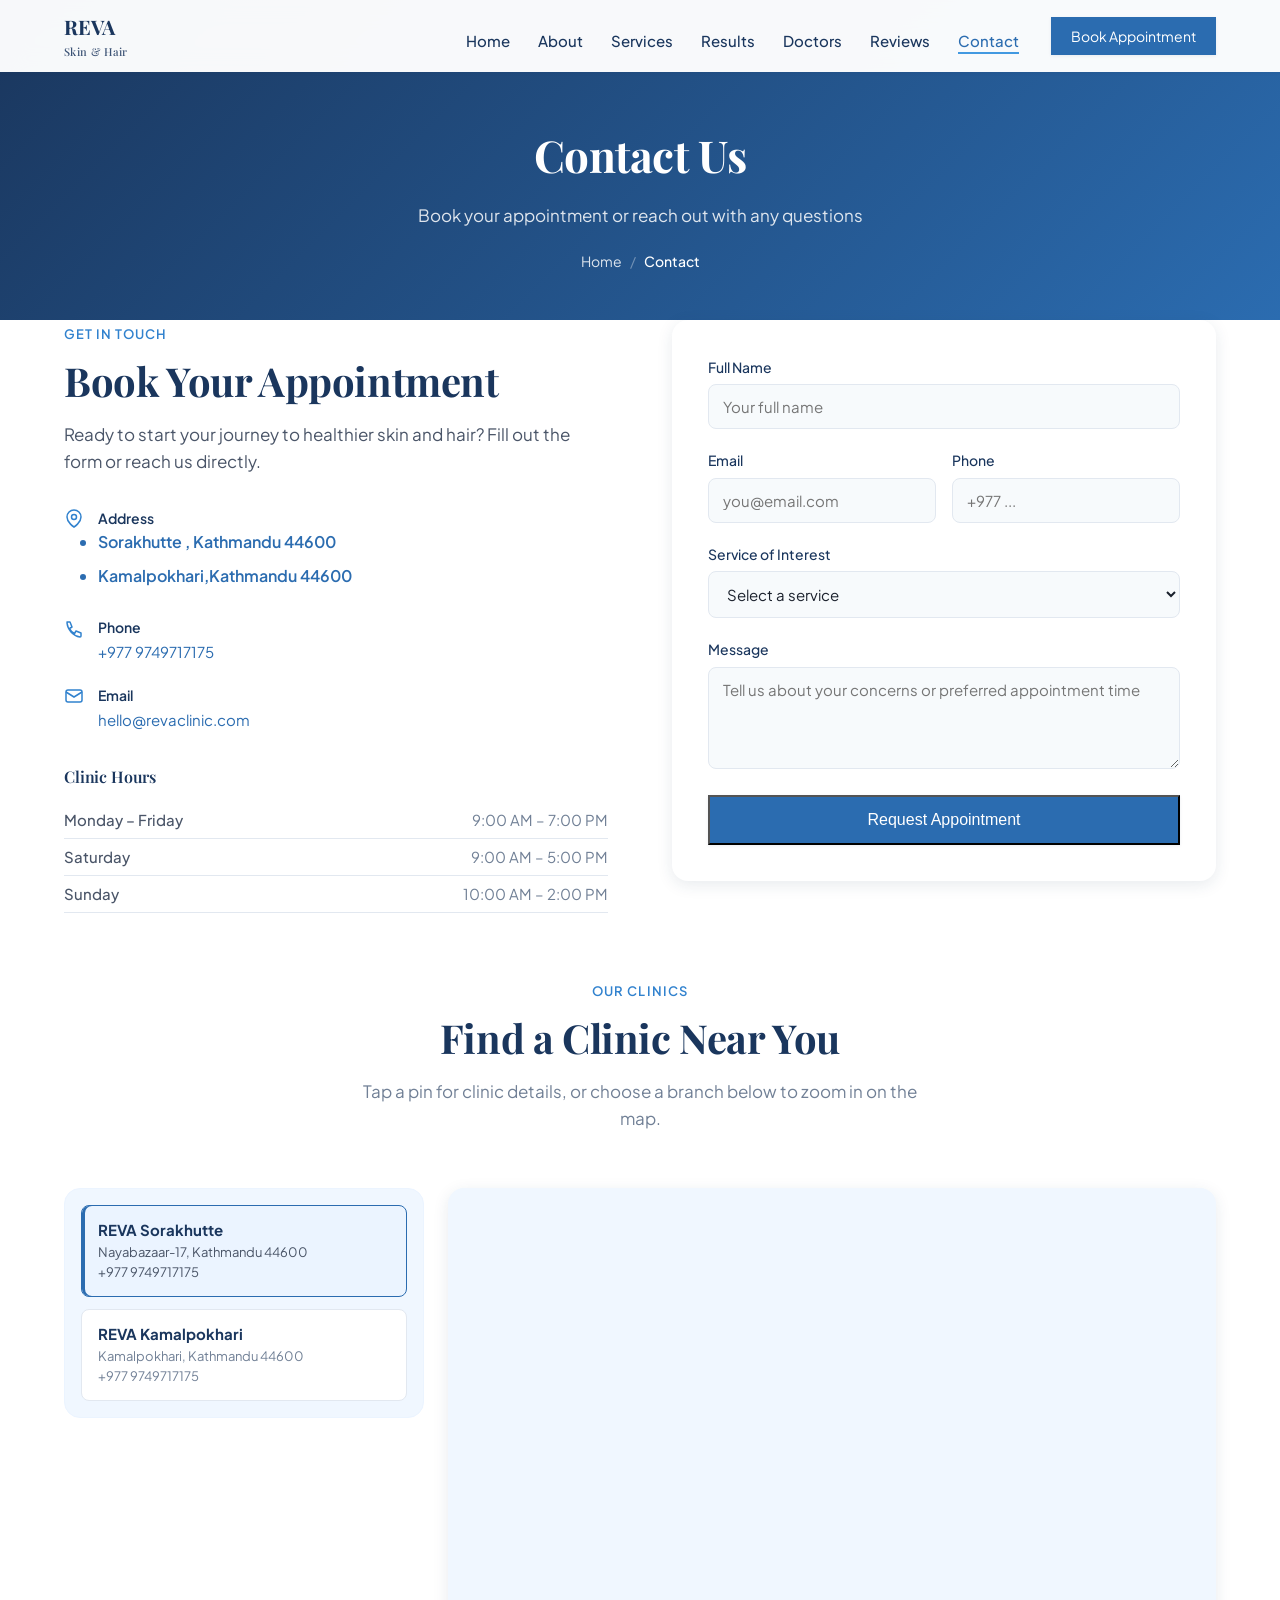
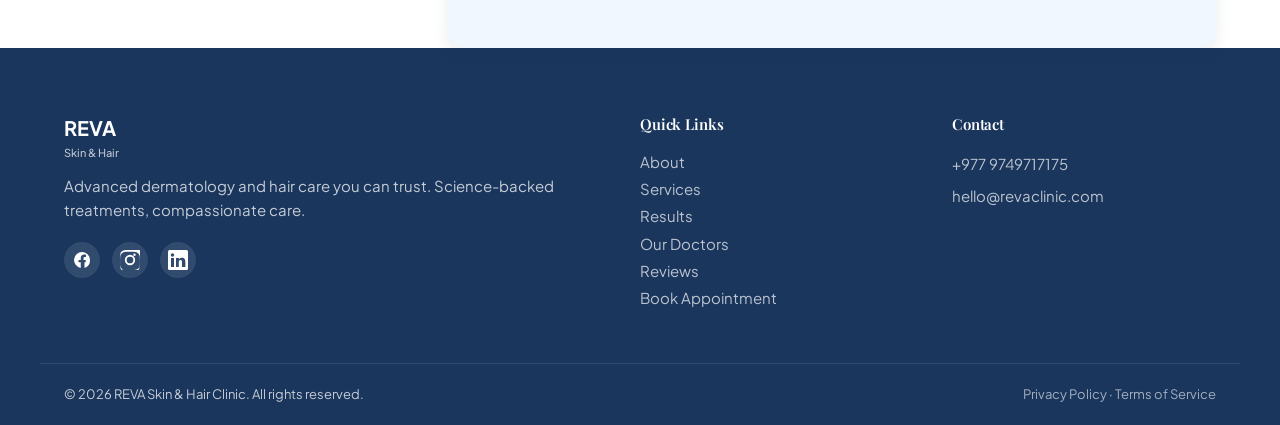
<file: contact.html>
<!DOCTYPE html>
<html lang="en">
<head>
  <meta charset="UTF-8">
  <meta name="viewport" content="width=device-width, initial-scale=1.0">
  <meta name="description" content="Contact REVA Skin and Hair Clinic — book an appointment, view clinic hours, and find us on the map.">
  <title>Contact & Appointments | REVA Skin & Hair Clinic</title>
  <link rel="preconnect" href="https://fonts.googleapis.com">
  <link rel="preconnect" href="https://fonts.gstatic.com" crossorigin>
  <link href="https://fonts.googleapis.com/css2?family=Playfair+Display:ital,wght@0,500;0,600;0,700;1,500;1,600&family=Plus+Jakarta+Sans:wght@400;500;600;700&display=swap" rel="stylesheet">
  <link rel="stylesheet" href="css/styles.css">
</head>
<body data-page="contact">

  <div id="site-header"></div>

  <main id="main-content">
    <section class="page-hero">
      <div class="container">
        <h1 class="page-hero__title">Contact Us</h1>
        <p class="page-hero__subtitle">Book your appointment or reach out with any questions</p>
        <nav aria-label="Breadcrumb">
          <ol class="breadcrumb">
            <li><a href="index.html">Home</a></li>
            <li><span aria-current="page">Contact</span></li>
          </ol>
        </nav>
      </div>
    </section>

    <section class="contact section" aria-labelledby="contact-heading">
      <div class="container contact__grid">
        <div class="contact__info reveal-left">
          <span class="section__eyebrow">Get in Touch</span>
          <h2 class="section__title" id="contact-heading">Book Your Appointment</h2>
          <p class="contact__text">Ready to start your journey to healthier skin and hair? Fill out the form or reach us directly.</p>

          <div class="contact__details">
            <div class="contact__detail">
              <svg width="20" height="20" viewBox="0 0 20 20" fill="none" aria-hidden="true"><path d="M10 18s-7-4.35-7-10a7 7 0 0114 0c0 5.65-7 10-7 10z" stroke="currentColor" stroke-width="1.5"/><circle cx="10" cy="8" r="2.5" stroke="currentColor" stroke-width="1.5"/></svg>
              <div style="margin-bottom: 20px; color:#2b6cb0">
                <strong>Address</strong>
                <p><ul><b><li> Sorakhutte , Kathmandu 44600</li></b><br><b><li> Kamalpokhari,Kathmandu 44600 </li></b></ul></p>
              </div>
            </div>
            <div class="contact__detail">
              <svg width="20" height="20" viewBox="0 0 20 20" fill="none" aria-hidden="true"><path d="M3 4h3l2 5-2.5 1.5a11 11 0 005 5L12 13l5 2v3a1 1 0 01-1 1A16 16 0 013 5a1 1 0 011-1z" stroke="currentColor" stroke-width="1.5" stroke-linejoin="round"/></svg>
              <div>
                <strong>Phone</strong>
                <p><a href="tel:+977 9749717175">+977 9749717175</a></p>
              </div>
            </div>
            <div class="contact__detail">
              <svg width="20" height="20" viewBox="0 0 20 20" fill="none" aria-hidden="true"><rect x="2" y="4" width="16" height="12" rx="2" stroke="currentColor" stroke-width="1.5"/><path d="M2 6l8 5 8-5" stroke="currentColor" stroke-width="1.5"/></svg>
              <div>
                <strong>Email</strong>
                <p><a href="mailto:hello@revaclinic.com">hello@revaclinic.com</a></p>
              </div>
            </div>
          </div>

          <div class="contact__hours" aria-label="Clinic hours">
            <h3>Clinic Hours</h3>
            <dl class="hours-list">
              <div><dt>Monday – Friday</dt><dd>9:00 AM – 7:00 PM</dd></div>
              <div><dt>Saturday</dt><dd>9:00 AM – 5:00 PM</dd></div>
              <div><dt>Sunday</dt><dd>10:00 AM – 2:00 PM</dd></div>
            </dl>
          </div>
        </div>

        <form class="contact__form reveal-right" id="contactForm" aria-label="Appointment request form" novalidate>
          <div class="form-group">
            <label for="name">Full Name</label>
            <input type="text" id="name" name="name" required autocomplete="name" placeholder="Your full name">
          </div>
          <div class="form-row">
            <div class="form-group">
              <label for="email">Email</label>
              <input type="email" id="email" name="email" required autocomplete="email" placeholder="you@email.com">
            </div>
            <div class="form-group">
              <label for="phone">Phone</label>
              <input type="tel" id="phone" name="phone" required autocomplete="tel" placeholder="+977 ...">
            </div>
          </div>
          <div class="form-group">
            <label for="service">Service of Interest</label>
            <select id="service" name="service" required>
              <option value="" disabled selected >Select a service</option>
              <option value="skin">Skin Treatments</option>
              <option value="hair">Hair Restoration</option>
              <option value="laser">Laser Therapy</option>
              <option value="cosmetic">Cosmetic Dermatology</option>
              <option value="consultation">General Consultation</option>
            </select>
          </div>
          <div class="form-group">
            <label for="message">Message</label>
            <textarea id="message" name="message" rows="4" placeholder="Tell us about your concerns or preferred appointment time"></textarea>
          </div>
          <button type="submit" class="btn btn--primary btn--lg btn--full">Request Appointment</button>
          <p class="form-success" id="formSuccess" role="status" hidden>Thank you! We'll contact you within 24 hours to confirm your appointment.</p>
        </form>
      </div>

      <div class="locations container reveal" aria-labelledby="locations-heading">
        <div class="section__header">
          <span class="section__eyebrow">Our Clinics</span>
          <h2 class="section__title" id="locations-heading">Find a Clinic Near You</h2>
          <p class="section__subtitle">Tap a pin for clinic details, or choose a branch below to zoom in on the map.</p>
        </div>
        <div class="locations__layout">
          <div class="locations__list" role="group" aria-label="Clinic locations list">
            <button type="button" class="location-btn" data-loc="reva-sorakhutte" aria-pressed="false">
              <span class="location-btn__name">REVA Sorakhutte</span>
              <span class="location-btn__meta">Nayabazaar-17, Kathmandu 44600</span>
              <span class="location-btn__meta">+977 9749717175</span>
            </button>
            <button type="button" class="location-btn" data-loc="reva-kamalpokhari" aria-pressed="false">
              <span class="location-btn__name">REVA Kamalpokhari</span>
              <span class="location-btn__meta">Kamalpokhari, Kathmandu 44600</span>
              <span class="location-btn__meta">+977 9749717175</span>
            </button>
          </div>
          <div class="locations__frames">
            <!--
              HOW TO ADD YOUR OWN GOOGLE MAPS PIN (do this once per branch):

              1. Open Google Maps in your browser: https://maps.google.com
              2. Search for the clinic / place you want to pin (or right-click the
                 exact spot on the map and select "What's here?" to copy its coords).
              3. Click  Share  →  Embed a map  →  copy the full iframe code, OR just
                 copy the address shown in the search box.
              4. Paste whatever you copied into the data-src="..." of the matching
                 frame below (the q= part accepts a full address, a place name, or
                 even coordinates like 27.7158,85.3012).

              Example data-src you can use as a template:
              data-src="https://maps.google.com/maps?q=YOUR+ADDRESS+OR+PLACE&output=embed"
            -->
            <div class="locations__frame is-active" data-loc-frame="reva-sorakhutte">
              <iframe
                title="Google Map — REVA Sorakhutte"
                data-src="https://maps.google.com/maps?q=REVA%20Skin%20and%20Hair%20Clinic%20Sorakhutte%20Kathmandu&output=embed"
                loading="lazy"
                allowfullscreen
                referrerpolicy="no-referrer-when-downgrade"></iframe>
            </div>
            <div class="locations__frame" data-loc-frame="reva-kamalpokhari">
              <iframe
                title="Google Map — REVA Kamalpokhari"
                data-src="https://www.google.com/maps/embed?pb=!1m14!1m8!1m3!1d441.52748741050783!2d85.328068!3d27.710496!3m2!1i1024!2i768!4f13.1!3m3!1m2!1s0x39eb1991ff4a65d9%3A0xdd76fb8f971779b3!2sNational%20fruit%20and%20juice%20center(kamalpokhari%20Juice%20Sewa)!5e0!3m2!1sen!2snp!4v1789291044964!5m2!1sen!2snp" 
                allowfullscreen
                referrerpolicy="no-referrer-when-downgrade"></iframe>
            </div>

          </div>
      </div>
    </section>
  </main>

  <div id="site-footer"></div>

  <script src="js/layout.js"></script>
  <script src="js/main.js" defer></script>
  <script src="js/map.js" defer></script>
</body>
</html>
</file>
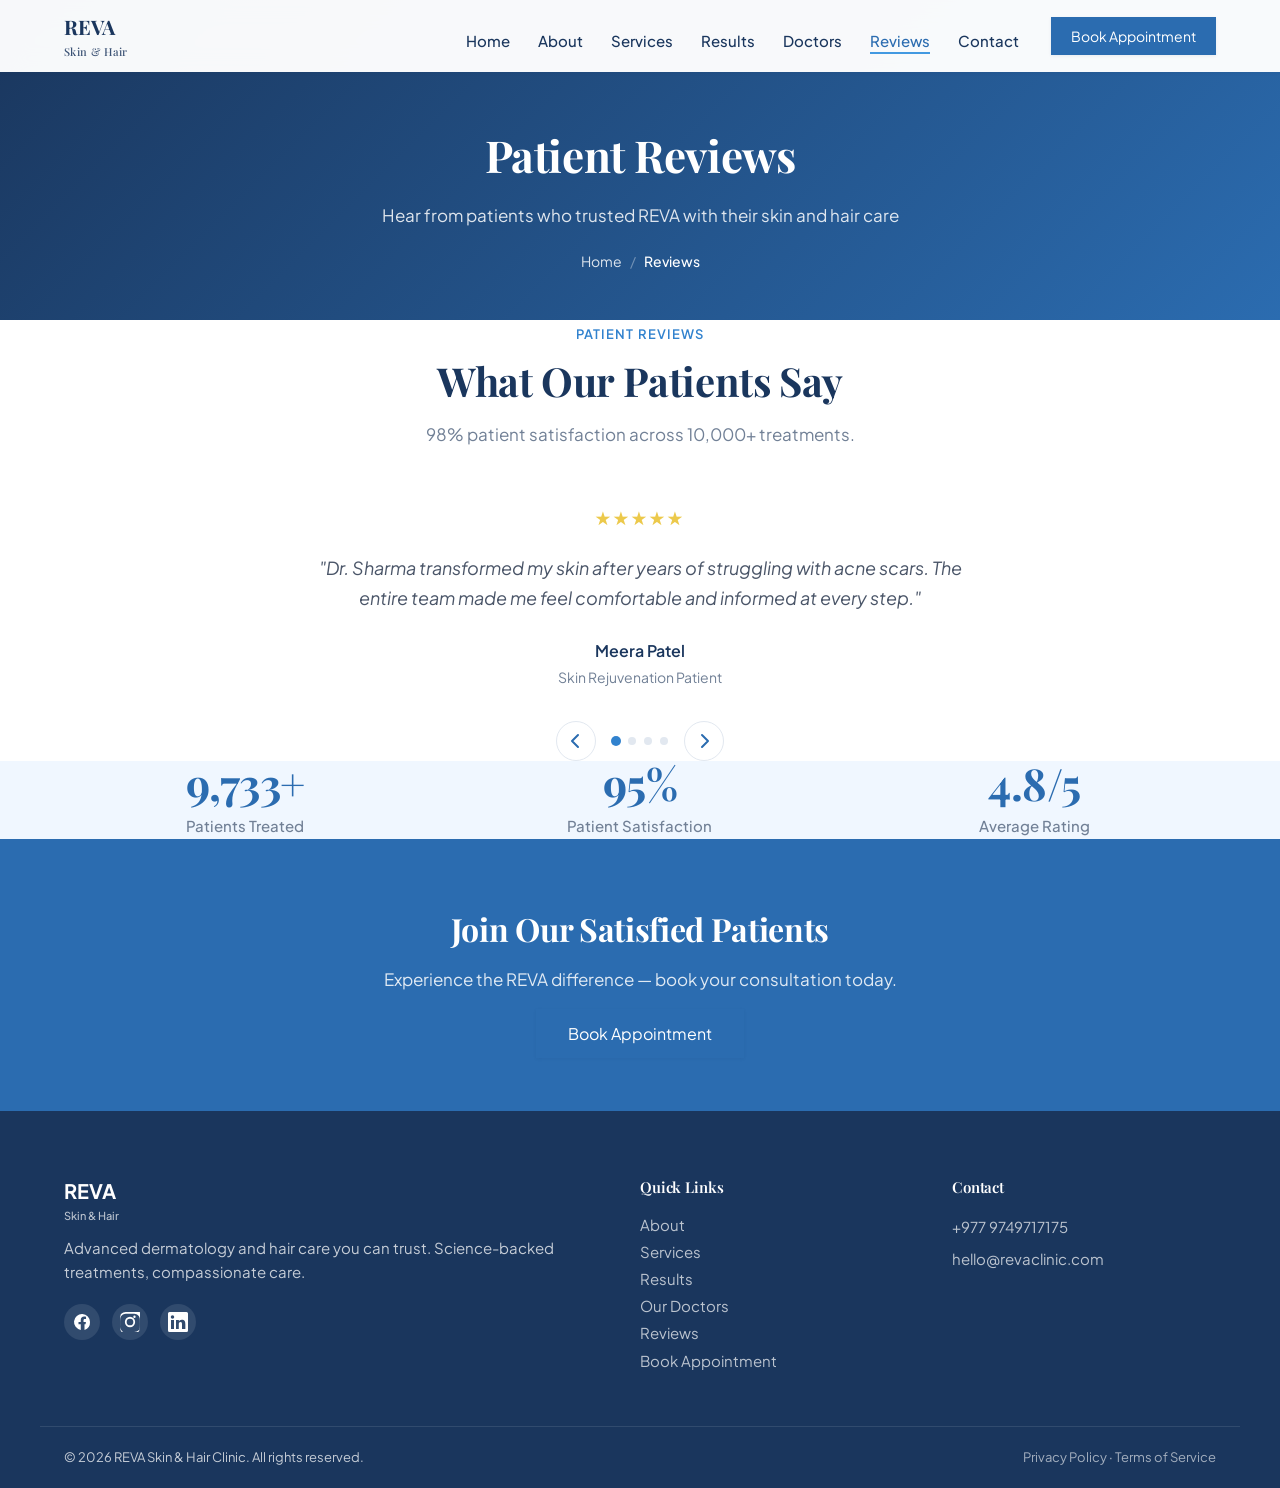
<file: reviews.html>
<!DOCTYPE html>
<html lang="en">
<head>
  <meta charset="UTF-8">
  <meta name="viewport" content="width=device-width, initial-scale=1.0">
  <meta name="description" content="Read patient reviews and testimonials for REVA Skin and Hair Clinic — real stories from our dermatology patients.">
  <title>Patient Reviews | REVA Skin & Hair Clinic</title>
  <link rel="preconnect" href="https://fonts.googleapis.com">
  <link rel="preconnect" href="https://fonts.gstatic.com" crossorigin>
  <link href="https://fonts.googleapis.com/css2?family=Playfair+Display:ital,wght@0,500;0,600;0,700;1,500;1,600&family=Plus+Jakarta+Sans:wght@400;500;600;700&display=swap" rel="stylesheet">
  <link rel="stylesheet" href="css/styles.css">
</head>
<body data-page="reviews">

  <div id="site-header"></div>

  <main id="main-content">
    <section class="page-hero">
      <div class="container">
        <h1 class="page-hero__title">Patient Reviews</h1>
        <p class="page-hero__subtitle">Hear from patients who trusted REVA with their skin and hair care</p>
        <nav aria-label="Breadcrumb">
          <ol class="breadcrumb">
            <li><a href="index.html">Home</a></li>
            <li><span aria-current="page">Reviews</span></li>
          </ol>
        </nav>
      </div>
    </section>

    <section class="testimonials section" aria-labelledby="testimonials-heading">
      <div class="container">
        <div class="section__header reveal">
          <span class="section__eyebrow">Patient Reviews</span>
          <h2 class="section__title" id="testimonials-heading">What Our Patients Say</h2>
          <p class="section__subtitle">98% patient satisfaction across 10,000+ treatments.</p>
        </div>
        <div class="testimonials__carousel" aria-roledescription="carousel" aria-label="Patient testimonials">
          <div class="testimonials__track" id="testimonialTrack">
            <blockquote class="testimonial">
              <div class="testimonial__stars" aria-label="5 out of 5 stars">★★★★★</div>
              <p class="testimonial__text">"Dr. Sharma transformed my skin after years of struggling with acne scars. The entire team made me feel comfortable and informed at every step."</p>
              <footer class="testimonial__author">
                <strong>Meera Patel</strong>
                <span>Skin Rejuvenation Patient</span>
              </footer>
            </blockquote>
            <blockquote class="testimonial">
              <div class="testimonial__stars" aria-label="5 out of 5 stars">★★★★★</div>
              <p class="testimonial__text">"I was skeptical about hair restoration, but the PRP results exceeded my expectations. Professional, clean clinic with genuine care."</p>
              <footer class="testimonial__author">
                <strong>Arjun Desai</strong>
                <span>Hair Restoration Patient</span>
              </footer>
            </blockquote>
            <blockquote class="testimonial">
              <div class="testimonial__stars" aria-label="5 out of 5 stars">★★★★★</div>
              <p class="testimonial__text">"The laser treatment was virtually painless and the results are amazing. REVA is my go-to for all dermatology needs."</p>
              <footer class="testimonial__author">
                <strong>Sneha Reddy</strong>
                <span>Laser Therapy Patient</span>
              </footer>
            </blockquote>
            <blockquote class="testimonial">
              <div class="testimonial__stars" aria-label="5 out of 5 stars">★★★★★</div>
              <p class="testimonial__text">"From consultation to follow-up, everything was seamless. I finally found a clinic that prioritizes patient education and safety."</p>
              <footer class="testimonial__author">
                <strong>Kavita Nair</strong>
                <span>Cosmetic Dermatology Patient</span>
              </footer>
            </blockquote>
          </div>
          <div class="testimonials__controls">
            <button class="testimonials__btn" id="testimonialPrev" aria-label="Previous testimonial">
              <svg width="20" height="20" viewBox="0 0 20 20" fill="none" aria-hidden="true"><path d="M12 4l-6 6 6 6" stroke="currentColor" stroke-width="2" stroke-linecap="round" stroke-linejoin="round"/></svg>
            </button>
            <div class="testimonials__dots" id="testimonialDots" role="tablist" aria-label="Testimonial navigation"></div>
            <button class="testimonials__btn" id="testimonialNext" aria-label="Next testimonial">
              <svg width="20" height="20" viewBox="0 0 20 20" fill="none" aria-hidden="true"><path d="M8 4l6 6-6 6" stroke="currentColor" stroke-width="2" stroke-linecap="round" stroke-linejoin="round"/></svg>
            </button>
          </div>
        </div>
      </div>
    </section>

    <section class="section section--alt" aria-label="Clinic statistics">
      <div class="container stats__grid stats__grid--3">
        <div class="stat reveal">
          <span class="stat__number" data-target="10000" data-suffix="+">0</span>
          <span class="stat__label">Patients Treated</span>
        </div>
        <div class="stat reveal">
          <span class="stat__number" data-target="98" data-suffix="%">0</span>
          <span class="stat__label">Patient Satisfaction</span>
        </div>
        <div class="stat reveal">
          <span class="stat__number" data-target="4.9" data-suffix="/5" data-decimal="true">0</span>
          <span class="stat__label">Average Rating</span>
        </div>
      </div>
    </section>

    <section class="cta-banner" aria-label="Book an appointment">
      <div class="container">
        <h2 class="cta-banner__title">Join Our Satisfied Patients</h2>
        <p class="cta-banner__text">Experience the REVA difference — book your consultation today.</p>
        <a href="contact.html" class="btn btn--primary btn--lg">Book Appointment</a>
      </div>
    </section>
  </main>

  <div id="site-footer"></div>

  <script src="js/layout.js"></script>
  <script src="js/main.js" defer></script>
</body>
</html>
</file>
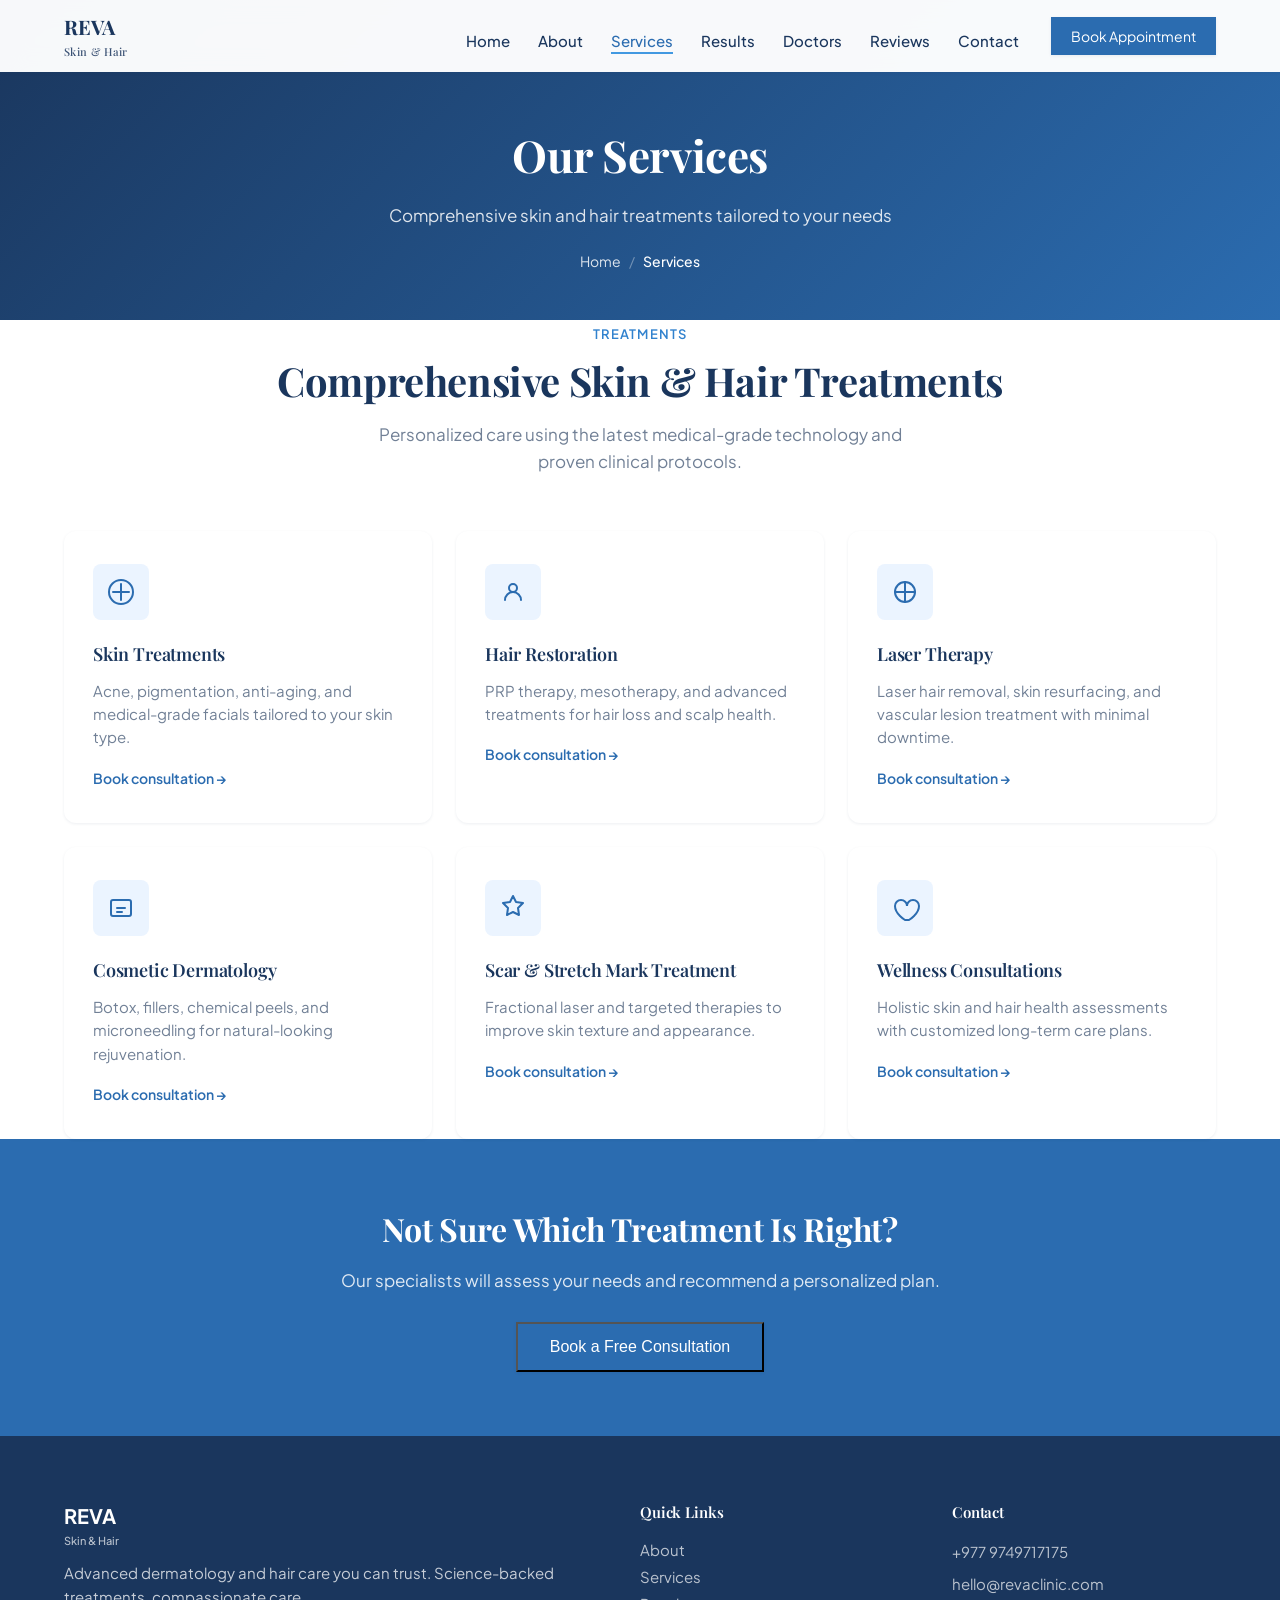
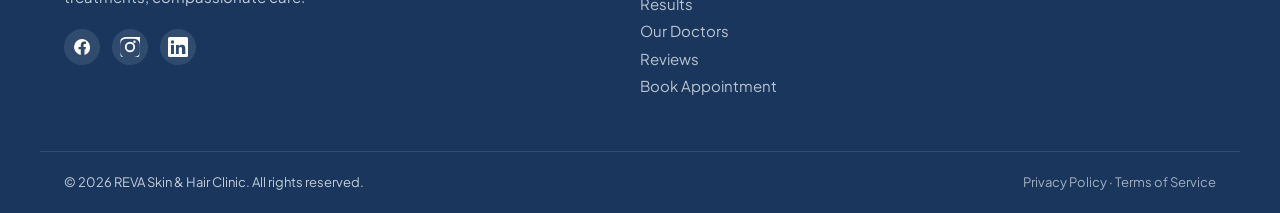
<file: services.html>
<!DOCTYPE html>
<html lang="en">
<head>
  <meta charset="UTF-8">
  <meta name="viewport" content="width=device-width, initial-scale=1.0">
  <meta name="description" content="Explore REVA's skin treatments, hair restoration, laser therapy, and cosmetic dermatology services.">
  <title>Services | REVA Skin & Hair Clinic</title>
  <link rel="preconnect" href="https://fonts.googleapis.com">
  <link rel="preconnect" href="https://fonts.gstatic.com" crossorigin>
  <link href="https://fonts.googleapis.com/css2?family=Playfair+Display:ital,wght@0,500;0,600;0,700;1,500;1,600&family=Plus+Jakarta+Sans:wght@400;500;600;700&display=swap" rel="stylesheet">
  <link rel="stylesheet" href="css/styles.css">
</head>
<body data-page="services">

  <div id="site-header"></div>

  <main id="main-content">
    <section class="page-hero">
      <div class="container">
        <h1 class="page-hero__title">Our Services</h1>
        <p class="page-hero__subtitle">Comprehensive skin and hair treatments tailored to your needs</p>
        <nav aria-label="Breadcrumb">
          <ol class="breadcrumb">
            <li><a href="index.html">Home</a></li>
            <li><span aria-current="page">Services</span></li>
          </ol>
        </nav>
      </div>
    </section>

    <section class="services section" aria-labelledby="services-heading">
      <div class="container">
        <div class="section__header reveal">
          <span class="section__eyebrow">Treatments</span>
          <h2 class="section__title" id="services-heading">Comprehensive Skin &amp; Hair Treatments</h2>
          <p class="section__subtitle">Personalized care using the latest medical-grade technology and proven clinical protocols.</p>
        </div>
        <div class="services__grid">
          <article class="service-card reveal">
            <div class="service-card__icon" aria-hidden="true">
              <svg width="32" height="32" viewBox="0 0 32 32" fill="none"><circle cx="16" cy="16" r="12" stroke="currentColor" stroke-width="2"/><path d="M16 8v16M8 16h16" stroke="currentColor" stroke-width="2" stroke-linecap="round"/></svg>
            </div>
            <h3 class="service-card__title">Skin Treatments</h3>
            <p class="service-card__desc">Acne, pigmentation, anti-aging, and medical-grade facials tailored to your skin type.</p>
            <a href="contact.html" class="service-card__link" aria-label="Book Skin Treatments">Book consultation →</a>
          </article>
          <article class="service-card reveal">
            <div class="service-card__icon" aria-hidden="true">
              <svg width="32" height="32" viewBox="0 0 32 32" fill="none"><path d="M8 24c0-4 3.5-8 8-8s8 4 8 8" stroke="currentColor" stroke-width="2" stroke-linecap="round"/><circle cx="16" cy="12" r="4" stroke="currentColor" stroke-width="2"/></svg>
            </div>
            <h3 class="service-card__title">Hair Restoration</h3>
            <p class="service-card__desc">PRP therapy, mesotherapy, and advanced treatments for hair loss and scalp health.</p>
            <a href="contact.html" class="service-card__link" aria-label="Book Hair Restoration">Book consultation →</a>
          </article>
          <article class="service-card reveal">
            <div class="service-card__icon" aria-hidden="true">
              <svg width="32" height="32" viewBox="0 0 32 32" fill="none"><path d="M6 16h20M16 6v20" stroke="currentColor" stroke-width="2" stroke-linecap="round"/><circle cx="16" cy="16" r="10" stroke="currentColor" stroke-width="2"/></svg>
            </div>
            <h3 class="service-card__title">Laser Therapy</h3>
            <p class="service-card__desc">Laser hair removal, skin resurfacing, and vascular lesion treatment with minimal downtime.</p>
            <a href="contact.html" class="service-card__link" aria-label="Book Laser Therapy">Book consultation →</a>
          </article>
          <article class="service-card reveal">
            <div class="service-card__icon" aria-hidden="true">
              <svg width="32" height="32" viewBox="0 0 32 32" fill="none"><rect x="6" y="8" width="20" height="16" rx="2" stroke="currentColor" stroke-width="2"/><path d="M12 16h8M12 20h5" stroke="currentColor" stroke-width="2" stroke-linecap="round"/></svg>
            </div>
            <h3 class="service-card__title">Cosmetic Dermatology</h3>
            <p class="service-card__desc">Botox, fillers, chemical peels, and microneedling for natural-looking rejuvenation.</p>
            <a href="contact.html" class="service-card__link" aria-label="Book Cosmetic Dermatology">Book consultation →</a>
          </article>
          <article class="service-card reveal">
            <div class="service-card__icon" aria-hidden="true">
              <svg width="32" height="32" viewBox="0 0 32 32" fill="none"><path d="M16 4l3 6 7 1-5 5 1 7-6-3-6 3 1-7-5-5 7-1z" stroke="currentColor" stroke-width="2" stroke-linejoin="round"/></svg>
            </div>
            <h3 class="service-card__title">Scar &amp; Stretch Mark Treatment</h3>
            <p class="service-card__desc">Fractional laser and targeted therapies to improve skin texture and appearance.</p>
            <a href="contact.html" class="service-card__link" aria-label="Book Scar Treatment">Book consultation →</a>
          </article>
          <article class="service-card reveal">
            <div class="service-card__icon" aria-hidden="true">
              <svg width="32" height="32" viewBox="0 0 32 32" fill="none"><path d="M16 28s-10-6-10-14a6 6 0 0112 0 6 6 0 0112 0c0 8-10 14-10 14z" stroke="currentColor" stroke-width="2"/></svg>
            </div>
            <h3 class="service-card__title">Wellness Consultations</h3>
            <p class="service-card__desc">Holistic skin and hair health assessments with customized long-term care plans.</p>
            <a href="contact.html" class="service-card__link" aria-label="Book Wellness Consultation">Book consultation →</a>
          </article>
        </div>
      </div>
    </section>

    <section class="cta-banner" aria-label="Book an appointment">
      <div class="container">
        <h2 class="cta-banner__title">Not Sure Which Treatment Is Right?</h2>
        <p class="cta-banner__text">Our specialists will assess your needs and recommend a personalized plan.</p>
        <button type="button" class="btn btn--primary btn--lg" id="chatConsultationBtn" aria-haspopup="dialog" aria-controls="chatModal">Book a Free Consultation</button>
      </div>
    </section>
  </main>

  <div id="site-footer"></div>

  <div class="modal" id="chatModal" role="dialog" aria-modal="true" aria-labelledby="chatModalTitle" hidden>
    <div class="modal__backdrop" data-modal-close></div>
    <div class="modal__dialog modal__dialog--sm" role="document">
      <button type="button" class="modal__close" data-modal-close aria-label="Close consultation options">
        <svg width="18" height="18" viewBox="0 0 18 18" fill="none" aria-hidden="true"><path d="M4 4l10 10M14 4L4 14" stroke="currentColor" stroke-width="2" stroke-linecap="round"/></svg>
      </button>
      <div class="chat-modal">
        <span class="chat-modal__eyebrow">Free Online Consultation</span>
        <h2 class="chat-modal__title" id="chatModalTitle">Start a Conversation</h2>
        <p class="chat-modal__text">Choose a messaging app to begin a free consultation with our care team. We usually reply within minutes during clinic hours.</p>
        <div class="chat-options">
          <a class="chat-option" href="https://wa.me/97714567890" target="_blank" rel="noopener noreferrer" aria-label="Start a consultation on WhatsApp">
            <span class="chat-option__icon" aria-hidden="true">
              <svg width="26" height="26" viewBox="0 0 24 24" fill="none"><path d="M12 3a9 9 0 00-7.78 13.52L3 21l4.6-1.2A9 9 0 1012 3z" stroke="currentColor" stroke-width="1.5" stroke-linejoin="round"/><path d="M8.8 8.6c.4 2.8 2 4.4 4.8 4.9.5.1 1-.2 1.2-.6l.3-.7c.1-.2 0-.4-.2-.5l-1.3-.7c-.2-.1-.4-.1-.6.1l-.3.4c-.6-.2-1.3-.7-1.7-1.4l.3-.4c.2-.2.1-.4 0-.6l-.7-1.3c-.1-.2-.3-.3-.5-.2l-.7.3c-.3.1-.5.5-.3 1z" fill="currentColor"/></svg>
            </span>
            <span class="chat-option__label">WhatsApp</span>
            <span class="chat-option__hint">Fastest reply</span>
          </a>
          <a class="chat-option" href="viber://chat?number=%2B97714567890" target="_blank" rel="noopener noreferrer" aria-label="Start a consultation on Viber">
            <span class="chat-option__icon" aria-hidden="true">
              <svg width="26" height="26" viewBox="0 0 24 24" fill="none"><path d="M12 3C7.6 3 4 6.2 4 10.1c0 2.1 1 4 2.6 5.4L6 18.4l3-1.3c1 .3 2 .5 3 .5 4.4 0 8-3.2 8-7.5S16.4 3 12 3z" stroke="currentColor" stroke-width="1.5" stroke-linejoin="round"/><path d="M9.5 8.6c0 1.5.9 3 2.6 4.2 1.7 1.2 3.1.9 3.4.4.2-.3.1-.7-.2-1l-1-.7c-.2-.2-.5-.2-.7 0l-.3.2c-1.1-.4-1.9-1.1-2.3-2.1l.2-.3c.1-.2.1-.5 0-.7l-.7-1c-.2-.3-.7-.4-1-.2-.3.3-.4.9-.2 1.2z" fill="currentColor"/></svg>
            </span>
            <span class="chat-option__label">Viber</span>
            <span class="chat-option__hint">Audio &amp; chat</span>
          </a>
          <a class="chat-option" href="https://m.me/revaclinic" target="_blank" rel="noopener noreferrer" aria-label="Start a consultation on Messenger">
            <span class="chat-option__icon" aria-hidden="true">
              <svg width="26" height="26" viewBox="0 0 24 24" fill="none"><path d="M12 3C7 3 3 6.6 3 11c0 2.5 1.2 4.8 3.2 6.3L5.6 21l3.8-1.9c.8.2 1.7.3 2.6.3 5 0 9-3.6 9-8s-4-8.4-9-8.4z" stroke="currentColor" stroke-width="1.5" stroke-linejoin="round"/><path d="M8.5 10.5l-1.8 2.7 3.4-.9.8.9 1.9-2.7-3.4.9-.9-.9z" fill="currentColor"/><path d="M15.5 9.3l-3.2 3.3-.8-.9-1.8 2.7 4.1-1 1.7 1.1.8-1 3.2-3.3-3.2.9-.8-.8z" fill="currentColor" fill-opacity="0.55"/></svg>
            </span>
            <span class="chat-option__label">Messenger</span>
            <span class="chat-option__hint">Facebook chat</span>
          </a>
          <a class="chat-option" href="https://t.me/revaclinic" target="_blank" rel="noopener noreferrer" aria-label="Start a consultation on Telegram">
            <span class="chat-option__icon" aria-hidden="true">
              <svg width="26" height="26" viewBox="0 0 24 24" fill="none"><path d="M21 4L2.5 12.4l5.4 1.3L9.7 20l2.6-3-4.4-2.5L21 4z" stroke="currentColor" stroke-width="1.5" stroke-linejoin="round"/><path d="M7.9 13.7L21 4" stroke="currentColor" stroke-width="1.5" stroke-linecap="round"/></svg>
            </span>
            <span class="chat-option__label">Telegram</span>
            <span class="chat-option__hint">Secure chat</span>
          </a>
        </div>
        <p class="chat-modal__note">Prefer to book through the form? <a href="contact.html">Request an appointment</a> instead.</p>
      </div>
    </div>
  </div>

  <script src="js/layout.js"></script>
  <script src="js/main.js" defer></script>
</body>
</html>
</file>
<file: css/styles.css>
/* ============================================
   REVA Skin & Hair Clinic — Styles
   ============================================ */

:root {
  --blue-900: #1a365d;
  --blue-700: #2b6cb0;
  --blue-600: #3182ce;
  --blue-500: #4299e1;
  --blue-100: #ebf4ff;
  --blue-50: #f0f7ff;
  --gray-900: #1a202c;
  --gray-700: #4a5568;
  --gray-500: #718096;
  --gray-200: #e2e8f0;
  --gray-100: #f7fafc;
  --white: #ffffff;
  --shadow-sm: 0 1px 3px rgba(26, 54, 93, 0.08);
  --shadow-md: 0 4px 16px rgba(26, 54, 93, 0.1);
  --shadow-lg: 0 8px 32px rgba(26, 54, 93, 0.12);
  --radius-sm: 8px;
  --radius-md: 12px;
  --radius-lg: 16px;
  --radius-xl: 24px;
  --transition: 0.3s cubic-bezier(0.4, 0, 0.2, 1);
  --font: 'Plus Jakarta Sans', -apple-system, BlinkMacSystemFont, 'Segoe UI', sans-serif;
  --font-heading: 'Playfair Display', Georgia, 'Times New Roman', serif;
  --nav-height: 72px;
}

*, *::before, *::after {
  box-sizing: border-box;
  margin: 0;
  padding: 0;
}

html {
  scroll-behavior: smooth;
  scroll-padding-top: var(--nav-height);
}

body {
  font-family: var(--font);
  font-size: 16px;
  line-height: 1.6;
  font-weight: 400;
  color: var(--gray-700);
  background: var(--white);
  -webkit-font-smoothing: antialiased;
  overflow-x: hidden;
}

h1, h2, h3, h4,
.hero__title,
.section__title,
.page-hero__title,
.cta-banner__title,
.navbar__logo-text,
.team-card__name,
.service-card__title,
.dynamic-slide__title,
.stat__number {
  font-family: var(--font-heading);
  letter-spacing: -0.01em;
}

 Typographic hierarchy — clear contrast between headings, subheadings, body 
h1, h2,
.hero__title,
.section__title,
.page-hero__title,
.cta-banner__title {
  font-weight: 700;
}

h3, h4,
.team-card__name,
.service-card__title,
.dynamic-slide__title,
.navbar__logo-text {
  font-weight: 600;
}

.stat__number {
  font-weight: 700;
}

strong,
b {
  font-weight: 600;
}

img {
  max-width: 100%;
  height: auto;
  display: block;
}

a {
  color: var(--blue-700);
  text-decoration: none;
  transition: color var(--transition);
}

a:hover {
  color: var(--blue-600);
}

a:focus-visible,
button:focus-visible,
input:focus-visible,
select:focus-visible,
textarea:focus-visible {
  outline: 2px solid var(--blue-600);
  outline-offset: 2px;
}

.container {
  width: 100%;
  max-width: 1200px;
  margin: 0 auto;
  padding: 0 24px;
}

 ---- Buttons ---- 
.btn {
  display: inline-flex;
  align-items: center;
  justify-content: center;
  gap: 8px;
  padding: 12px 28px;
  font-family: var(--font);
  font-size: 0.9375rem;
  font-weight: 600;
  border-radius: var(--radius-sm);
  border: 2px solid transparent;
  cursor: pointer;
  transition: transform var(--transition), box-shadow var(--transition), background var(--transition), color var(--transition);
  text-decoration: none;
}

.btn:hover {
  transform: translateY(-1px);
}

.btn:active {
  transform: translateY(0);
}

.btn--primary {
  background: var(--blue-700);
  color: var(--white);
  box-shadow: var(--shadow-sm);
}

.btn--primary:hover {
  background: var(--blue-600);
  color: var(--white);
  box-shadow: var(--shadow-md);
}

.btn--outline {
  background: transparent;
  color: var(--white);
  border-color: rgba(255, 255, 255, 0.7);
}

.btn--outline:hover {
  background: rgba(255, 255, 255, 0.12);
  color: var(--white);
  border-color: var(--white);
}

.btn--sm {
  padding: 8px 20px;
  font-size: 0.875rem;
}

.btn--lg {
  padding: 14px 32px;
  font-size: 1rem;
}

.btn--full {
  width: 100%;
}

 ---- Section shared ---- 
.section {
  padding: 96px 0;
}

.section--alt {
  background: var(--blue-50);
}

.section__eyebrow {
  display: inline-block;
  font-size: 0.8125rem;
  font-weight: 600;
  letter-spacing: 0.08em;
  text-transform: uppercase;
  color: var(--blue-600);
  margin-bottom: 12px;
}

.section__title {
  font-size: clamp(1.75rem, 4vw, 2.5rem);
  font-weight: 700;
  color: var(--blue-900);
  line-height: 1.2;
  margin-bottom: 16px;
}

.section__subtitle {
  font-size: 1.0625rem;
  color: var(--gray-500);
  max-width: 560px;
  margin: 0 auto;
}

.section__header {
  text-align: center;
  margin-bottom: 56px;
}

/* ---- Reveal animations ---- */
.reveal,
.reveal-left,
.reveal-right,
.fade-up {
  opacity: 0;
  transition: opacity 0.7s ease, transform 0.7s ease;
}

.reveal { transform: translateY(32px); }
.reveal-left { transform: translateX(-32px); }
.reveal-right { transform: translateX(32px); }
.fade-up { transform: translateY(24px); }

.reveal.visible,
.reveal-left.visible,
.reveal-right.visible,
.fade-up.visible {
  opacity: 1;
  transform: none;
}

/* ---- Navbar ---- */
.navbar {
  position: fixed;
  top: 0;
  left: 0;
  right: 0;
  z-index: 1000;
  height: var(--nav-height);
  transition: background var(--transition), box-shadow var(--transition);
}

.navbar--scrolled {
  background: rgba(255, 255, 255, 0.97);
  backdrop-filter: blur(12px);
  box-shadow: var(--shadow-sm);
}

.navbar--scrolled .navbar__logo-text,
.navbar--scrolled .nav-link {
  color: var(--blue-900);
}

.navbar--scrolled .navbar__logo-icon {
  color: var(--blue-700);
}

.navbar--scrolled .navbar__toggle span {
  background: var(--blue-900);
}

/* Inner pages — solid navbar from the start */
.navbar--inner,
.navbar--inner.navbar--scrolled {
  background: rgba(255, 255, 255, 0.97);
  backdrop-filter: blur(12px);
  box-shadow: var(--shadow-sm);
}

.navbar--inner .navbar__logo-text,
.navbar--inner .nav-link {
  color: var(--blue-900);
}

.navbar--inner .navbar__logo-icon {
  color: var(--blue-700);
}

.navbar--inner .navbar__toggle span {
  background: var(--blue-900);
}

.navbar--inner .nav-link:hover,
.navbar--inner .nav-link.active {
  color: var(--blue-700);
}

/* Page hero banner (inner pages) */
.page-hero {
  padding: calc(var(--nav-height) + 48px) 0 48px;
  background: linear-gradient(135deg, var(--blue-900) 0%, var(--blue-700) 100%);
  text-align: center;
}

.page-hero__title {
  font-size: clamp(2rem, 4vw, 2.75rem);
  font-weight: 700;
  color: var(--white);
  margin-bottom: 12px;
}

.page-hero__subtitle {
  font-size: 1.0625rem;
  color: rgba(255, 255, 255, 0.85);
  max-width: 560px;
  margin: 0 auto 20px;
}

.breadcrumb {
  display: flex;
  align-items: center;
  justify-content: center;
  gap: 8px;
  font-size: 0.875rem;
  color: rgba(255, 255, 255, 0.7);
  list-style: none;
}

.breadcrumb a {
  color: rgba(255, 255, 255, 0.85);
  transition: color var(--transition);
}

.breadcrumb a:hover {
  color: var(--white);
}

.breadcrumb li + li::before {
  content: '/';
  margin-right: 8px;
  opacity: 0.5;
}

.breadcrumb [aria-current="page"] {
  color: var(--white);
  font-weight: 500;
}

/* CTA banner */
.cta-banner {
  padding: 64px 0;
  background: var(--blue-700);
  text-align: center;
}

.cta-banner__title {
  font-size: clamp(1.5rem, 3vw, 2rem);
  font-weight: 700;
  color: var(--white);
  margin-bottom: 12px;
}

.cta-banner__text {
  color: rgba(255, 255, 255, 0.85);
  margin-bottom: 28px;
  font-size: 1.0625rem;
}

.cta-banner .btn--outline {
  border-color: rgba(255, 255, 255, 0.7);
  color: var(--white);
  margin-left: 12px;
}

/* Preview section on home */
.preview-section {
  text-align: center;
  margin-top: 40px;
}

.preview-grid {
  display: grid;
  grid-template-columns: repeat(3, 1fr);
  gap: 24px;
  margin-bottom: 32px;
}

@media (max-width: 768px) {
  .preview-grid {
    grid-template-columns: 1fr;
  }

  .cta-banner .btn--outline {
    margin-left: 0;
    margin-top: 12px;
  }
}

.navbar__inner {
  display: flex;
  align-items: center;
  justify-content: space-between;
  height: 100%;
}

.navbar__logo {
  display: flex;
  align-items: center;
  gap: 10px;
  text-decoration: none;
}

.navbar__logo-icon {
  color: var(--white);
  transition: color var(--transition);
}

.navbar__logo-text {
  font-size: 1.25rem;
  font-weight: 700;
  color: var(--white);
  transition: color var(--transition);
}

.navbar__logo-text small {
  display: block;
  font-size: 0.6875rem;
  font-weight: 500;
  letter-spacing: 0.04em;
  opacity: 0.85;
}

.navbar__menu {
  display: flex;
  align-items: center;
  gap: 32px;
}

.navbar__links {
  display: flex;
  list-style: none;
  gap: 28px;
}

.nav-link {
  font-size: 0.9375rem;
  font-weight: 500;
  color: rgba(255, 255, 255, 0.9);
  transition: color var(--transition);
  position: relative;
}

.nav-link::after {
  content: '';
  position: absolute;
  bottom: -4px;
  left: 0;
  width: 0;
  height: 2px;
  background: var(--blue-500);
  transition: width var(--transition);
}

.nav-link:hover,
.nav-link.active {
  color: var(--white);
}

.navbar--scrolled .nav-link:hover,
.navbar--scrolled .nav-link.active {
  color: var(--blue-700);
}

.nav-link:hover::after,
.nav-link.active::after {
  width: 100%;
}

.navbar__toggle {
  display: none;
  flex-direction: column;
  gap: 5px;
  background: none;
  border: none;
  cursor: pointer;
  padding: 4px;
}

.navbar__toggle span {
  display: block;
  width: 24px;
  height: 2px;
  background: var(--white);
  border-radius: 2px;
  transition: transform var(--transition), opacity var(--transition), background var(--transition);
}

.navbar__toggle.active span:nth-child(1) {
  transform: translateY(7px) rotate(45deg);
}

.navbar__toggle.active span:nth-child(2) {
  opacity: 0;
}

.navbar__toggle.active span:nth-child(3) {
  transform: translateY(-7px) rotate(-45deg);
}

/* ---- Hero ---- */
.hero {
  position: relative;
  min-height: 100vh;
  display: flex;
  align-items: center;
  justify-content: center;
  overflow: hidden;
}

.hero__bg {
  position: absolute;
  inset: -10% 0 0 0;
  will-change: transform;
}

.hero__bg img {
  width: 100%;
  height: 120%;
  object-fit: cover;
}

.hero__overlay {
  position: absolute;
  inset: 0;
  background: linear-gradient(
    135deg,
    rgba(26, 54, 93, 0.82) 0%,
    rgba(43, 108, 176, 0.65) 100%
  );
  transition: opacity 0.1s linear;
}

.hero__content {
  position: relative;
  z-index: 2;
  text-align: center;
  padding: 120px 24px 80px;
  max-width: 780px;
}

.hero__eyebrow {
  font-size: 0.875rem;
  font-weight: 600;
  letter-spacing: 0.1em;
  text-transform: uppercase;
  color: rgba(255, 255, 255, 0.8);
  margin-bottom: 16px;
}

.hero__title {
  font-size: clamp(2.5rem, 6vw, 4.25rem);
  font-weight: 700;
  color: var(--white);
  line-height: 1.08;
  margin-bottom: 20px;
  font-style: normal;
}

.hero__tagline {
  font-size: clamp(1.0625rem, 2.5vw, 1.25rem);
  color: rgba(255, 255, 255, 0.88);
  margin-bottom: 36px;
  font-weight: 400;
}

.hero__actions {
  display: flex;
  gap: 16px;
  justify-content: center;
  flex-wrap: wrap;
}

/* Photo stack (about hover swap) */
.photo-stack {
  position: relative;
  aspect-ratio: 4/5;
  border-radius: var(--radius-lg);
  overflow: hidden;
  box-shadow: var(--shadow-lg);
  cursor: pointer;
}

.photo-stack img {
  position: absolute;
  inset: 0;
  width: 100%;
  height: 100%;
  object-fit: cover;
  opacity: 0;
  transition: opacity 0.6s ease, transform 0.6s ease;
  transform: scale(1.04);
}

.photo-stack img.active {
  opacity: 1;
  transform: scale(1);
}

.hero__scroll {
  position: absolute;
  bottom: 32px;
  left: 50%;
  transform: translateX(-50%);
  color: rgba(255, 255, 255, 0.6);
  animation: bounce 2s infinite;
  z-index: 2;
}

@keyframes bounce {
  0%, 100% { transform: translateX(-50%) translateY(0); }
  50% { transform: translateX(-50%) translateY(8px); }
}

/* ---- Stats ---- */
.stats {
  background: var(--blue-700);
  padding: 56px 0;
}

.stats__grid {
  display: grid;
  grid-template-columns: repeat(4, 1fr);
  gap: 32px;
  text-align: center;
}

.stat__number {
  display: block;
  font-size: clamp(2rem, 4vw, 2.75rem);
  font-weight: 700;
  color: var(--white);
  line-height: 1;
  margin-bottom: 8px;
}

.stat__label {
  font-size: 0.9375rem;
  color: rgba(255, 255, 255, 0.8);
  font-weight: 500;
}

.section--alt .stats__grid .stat__number {
  color: var(--blue-700);
}

.section--alt .stats__grid .stat__label {
  color: var(--gray-500);
}

/* ---- Symmetric 3-column stats grid (reviews page) ---- */
.stats__grid--3 {
  grid-template-columns: repeat(3, 1fr);
  justify-items: center;
}

.section--alt .stats__grid--3 .stat__number {
  color: var(--blue-700);
}

.section--alt .stats__grid--3 .stat__label {
  color: var(--gray-500);
}

@media (max-width: 768px) {
  .stats__grid--3 {
    grid-template-columns: repeat(2, 1fr);
    justify-items: center;
  }
}

@media (max-width: 480px) {
  .stats__grid--3 {
    grid-template-columns: 1fr;
    justify-items: center;
  }
}

/* ---- About ---- */
.about__grid {
  display: grid;
  grid-template-columns: 1fr 1fr;
  gap: 64px;
  align-items: center;
}

.about__image {
  position: relative;
  border-radius: var(--radius-lg);
  overflow: hidden;
  box-shadow: var(--shadow-lg);
}

.about__image img {
  width: 100%;
  aspect-ratio: 4/5;
  object-fit: cover;
}

.about__badge {
  position: absolute;
  bottom: 24px;
  right: 24px;
  background: var(--white);
  border-radius: var(--radius-md);
  padding: 16px 20px;
  box-shadow: var(--shadow-md);
  text-align: center;
}

.about__badge-number {
  display: block;
  font-size: 1.75rem;
  font-weight: 700;
  color: var(--blue-700);
  line-height: 1;
}

.about__badge-text {
  font-size: 0.75rem;
  color: var(--gray-500);
  font-weight: 500;
}

.about__text {
  margin-bottom: 16px;
  font-size: 1.0625rem;
}

.about__credentials {
  list-style: none;
  margin: 24px 0 32px;
}

.about__credentials li {
  display: flex;
  align-items: center;
  gap: 10px;
  padding: 8px 0;
  font-weight: 500;
  color: var(--gray-900);
}

.about__credentials svg {
  color: var(--blue-600);
  flex-shrink: 0;
}

/* ---- Services ---- */
.services__grid {
  display: grid;
  grid-template-columns: repeat(3, 1fr);
  gap: 24px;
}

.service-card {
  background: var(--white);
  border-radius: var(--radius-md);
  padding: 32px 28px;
  box-shadow: var(--shadow-sm);
  transition: transform var(--transition), box-shadow var(--transition);
  border: 1px solid transparent;
}

.service-card:hover {
  transform: translateY(-4px);
  box-shadow: var(--shadow-lg);
  border-color: var(--blue-100);
}

.service-card__icon {
  width: 56px;
  height: 56px;
  display: flex;
  align-items: center;
  justify-content: center;
  background: var(--blue-100);
  color: var(--blue-700);
  border-radius: var(--radius-sm);
  margin-bottom: 20px;
  transition: background var(--transition), color var(--transition);
}

.service-card:hover .service-card__icon {
  background: var(--blue-700);
  color: var(--white);
}

.service-card__title {
  font-size: 1.125rem;
  font-weight: 600;
  color: var(--blue-900);
  margin-bottom: 10px;
}

.service-card__desc {
  font-size: 0.9375rem;
  color: var(--gray-500);
  margin-bottom: 16px;
  line-height: 1.55;
}

.service-card__link {
  font-size: 0.875rem;
  font-weight: 600;
  color: var(--blue-700);
}

.service-card__link:hover {
  color: var(--blue-600);
}

/* ---- Gallery ---- */
.gallery__scroll-container {
  overflow-x: auto;
  scroll-snap-type: x mandatory;
  -webkit-overflow-scrolling: touch;
  scrollbar-width: none;
  padding: 0 0 16px;
}

.gallery__scroll-container::-webkit-scrollbar {
  display: none;
}

.gallery__track {
  display: flex;
  gap: 24px;
  padding: 0 max(24px, calc((100vw - 1200px) / 2 + 24px));
  width: max-content;
}

.gallery__slide {
  scroll-snap-align: center;
  flex-shrink: 0;
  width: min(340px, 80vw);
}

.gallery__image-stack {
  position: relative;
  aspect-ratio: 3/4;
  border-radius: var(--radius-md);
  overflow: hidden;
  box-shadow: var(--shadow-md);
}

.gallery__img {
  position: absolute;
  inset: 0;
  width: 100%;
  height: 100%;
  object-fit: cover;
  transition: opacity 0.6s ease;
}

.gallery__img--after {
  opacity: 0;
}

.gallery__slide.show-after .gallery__img--before {
  opacity: 0;
}

.gallery__slide.show-after .gallery__img--after {
  opacity: 1;
}

.gallery__caption {
  text-align: center;
  margin-top: 12px;
  font-size: 0.875rem;
  font-weight: 500;
  color: var(--gray-500);
}

.gallery__progress {
  max-width: 1200px;
  margin: 24px auto 8px;
  padding: 0 24px;
  height: 3px;
  background: var(--gray-200);
  border-radius: 2px;
  overflow: hidden;
}

.gallery__progress-bar {
  height: 100%;
  width: 0%;
  background: var(--blue-600);
  border-radius: 2px;
  transition: width 0.1s linear;
}

.gallery__hint {
  text-align: center;
  font-size: 0.8125rem;
  color: var(--gray-500);
  margin-top: 8px;
}

/* Vertical scroll gallery */
.gallery__vertical {
  margin-top: 80px;
  padding: 64px 0;
  background: var(--gray-100);
}

.gallery__vertical-inner {
  display: grid;
  grid-template-columns: 1fr 1fr;
  gap: 64px;
  align-items: center;
}

.gallery__vertical-images {
  position: relative;
  aspect-ratio: 4/5;
  border-radius: var(--radius-lg);
  overflow: hidden;
  box-shadow: var(--shadow-lg);
}

.gallery__vertical-img {
  position: absolute;
  inset: 0;
  width: 100%;
  height: 100%;
  object-fit: cover;
  opacity: 0;
  transition: opacity 0.8s ease;
}

.gallery__vertical-img.active {
  opacity: 1;
}

.gallery__step {
  opacity: 0.35;
  transform: translateY(8px);
  transition: opacity 0.5s ease, transform 0.5s ease;
  padding: 20px 0;
  border-left: 3px solid var(--gray-200);
  padding-left: 24px;
  margin-bottom: 8px;
}

.gallery__step.active {
  opacity: 1;
  transform: none;
  border-left-color: var(--blue-600);
}

.gallery__step-label {
  font-size: 0.75rem;
  font-weight: 600;
  letter-spacing: 0.06em;
  text-transform: uppercase;
  color: var(--blue-600);
}

.gallery__step h3 {
  font-size: 1.25rem;
  color: var(--blue-900);
  margin: 6px 0 8px;
}

.gallery__step p {
  font-size: 0.9375rem;
  color: var(--gray-500);
}

/* ---- Team dxtujfghjjkjkbkvjht dada ahile chill ma xa mukesh ---- */ 
.team__grid {
  display: grid;
  grid-template-columns: repeat(3, 1fr);
  gap: 32px;
  padding-left:18rem;
}

.team-card {
  background: var(--white);
  border-radius: var(--radius-md);
  overflow: hidden;
  box-shadow: var(--shadow-sm);
  transition: transform var(--transition), box-shadow var(--transition);
  cursor:pointer;
}

.team-card:hover {
  transform: translateY(-4px);
  box-shadow: var(--shadow-lg);
}

.team-card__photo {
  aspect-ratio: 1;
  overflow: hidden;
}

.team-card__photo img {
  width: 100%;
  height: 100%;
  object-fit: cover;
  transition: transform 0.5s ease;
}

.team-card:hover .team-card__photo img {
  transform: scale(1.04);
}

.team-card__info {
  padding: 24px;
  text-align: center;
}

.team-card__name {
  font-size: 1.125rem;
  font-weight: 600;
  color: var(--blue-900);
  margin-bottom: 4px;
}

.team-card__role {
  font-size: 0.875rem;
  font-weight: 600;
  color: var(--blue-600);
  margin-bottom: 6px;
}

.team-card__specialty {
  font-size: 0.8125rem;
  color: var(--gray-500);
}

.team-card__btn {
  margin-top: 16px;
  color: var(--blue-700);
  border-color: var(--blue-200);
}

.team-card__btn:hover {
  background: var(--blue-700);
  color: var(--white);
  border-color: var(--blue-700);
}

/* ---- Modal (shared) ---- */
.modal {
  position: fixed;
  inset: 0;
  z-index: 2000;
  display: flex;
  align-items: center;
  justify-content: center;
  padding: 24px;
}

.modal[hidden] {
  display: none;
}

.modal__backdrop {
  position: absolute;
  inset: 0;
  background: rgba(26, 54, 93, 0.55);
  backdrop-filter: blur(3px);
}

.modal__dialog {
  position: relative;
  background: var(--white);
  border-radius: var(--radius-lg);
  box-shadow: var(--shadow-lg);
  max-width: 760px;
  width: 100%;
  max-height: min(90vh, 760px);
  overflow-y: auto;
  z-index: 1;
}

.modal__close {
  position: absolute;
  top: 14px;
  right: 14px;
  z-index: 2;
  width: 38px;
  height: 38px;
  border-radius: 50%;
  border: 1px solid var(--gray-200);
  background: var(--white);
  color: var(--blue-900);
  display: flex;
  align-items: center;
  justify-content: center;
  cursor: pointer;
  transition: background var(--transition), color var(--transition), border-color var(--transition);
}

.modal__close:hover {
  background: var(--blue-700);
  color: var(--white);
  border-color: var(--blue-700);
}

.btn--ghost {
  background: transparent;
  color: var(--blue-700);
  border-color: var(--blue-200);
}

.btn--ghost:hover {
  background: var(--blue-100);
  color: var(--blue-700);
  border-color: var(--blue-600);
}

/* ---- Consult modal ---- */
.modal__dialog--sm {
  max-width: 560px;
}

.chat-modal {
  padding: 40px;
  text-align: center;
}

.chat-modal__eyebrow {
  font-size: 0.75rem;
  font-weight: 700;
  letter-spacing: 0.08em;
  text-transform: uppercase;
  color: var(--blue-600);
}

.chat-modal__title {
  font-size: clamp(1.5rem, 3vw, 2rem);
  color: var(--blue-900);
  margin: 8px 0 12px;
}

.chat-modal__text {
  font-size: 0.9375rem;
  color: var(--gray-500);
  max-width: 420px;
  margin: 0 auto 28px;
}

.chat-options {
  display: grid;
  grid-template-columns: repeat(2, 1fr);
  gap: 14px;
}

.chat-option {
  display: flex;
  flex-direction: column;
  align-items: center;
  gap: 6px;
  padding: 20px 16px;
  background: var(--white);
  border: 1px solid var(--gray-200);
  border-radius: var(--radius-md);
  color: var(--blue-900);
  text-decoration: none;
  transition: border-color var(--transition), box-shadow var(--transition), transform var(--transition);
}

.chat-option:hover {
  border-color: var(--blue-500);
  box-shadow: var(--shadow-md);
  color: var(--blue-700);
  transform: translateY(-2px);
}

.chat-option:focus-visible {
  outline: 2px solid var(--blue-600);
  outline-offset: 2px;
}

.chat-option__icon {
  width: 52px;
  height: 52px;
  display: flex;
  align-items: center;
  justify-content: center;
  background: var(--blue-100);
  color: var(--blue-700);
  border-radius: 50%;
  transition: background var(--transition), color var(--transition);
}

.chat-option:hover .chat-option__icon {
  background: var(--blue-700);
  color: var(--white);
}

.chat-option__label {
  font-weight: 700;
  font-size: 0.9375rem;
  font-family: var(--font);
}

.chat-option__hint {
  font-size: 0.75rem;
  color: var(--gray-500);
  font-family: var(--font);
}

.chat-modal__note {
  margin-top: 24px;
  font-size: 0.875rem;
  color: var(--gray-500);
  font-family: var(--font);
}

.chat-modal__note a {
  font-weight: 600;
}

@media (max-width: 480px) {
  .chat-modal {
    padding: 32px 20px 24px;
  }

  .chat-options {
    grid-template-columns: 1fr;
  }
}

/* ---- Doctor profile modal ---- */
.doctor-profile {
  padding: 40px;
}

.doctor-profile__header {
  display: grid;
  grid-template-columns: 200px 1fr;
  gap: 28px;
  align-items: center;
  padding-right: 40px;
  margin-bottom: 28px;
  padding-bottom: 28px;
  border-bottom: 1px solid var(--gray-200);
}

.doctor-profile__photo {
  width: 200px;
  height: 200px;
  border-radius: 50%;
  object-fit: cover;
  box-shadow: var(--shadow-md);
  border: 4px solid var(--blue-100);
}

.doctor-profile__eyebrow {
  font-size: 0.75rem;
  font-weight: 700;
  letter-spacing: 0.08em;
  text-transform: uppercase;
  color: var(--blue-600);
  margin-bottom: 8px;
}

.doctor-profile__name {
  font-size: clamp(1.5rem, 3vw, 2rem);
  color: var(--blue-900);
  line-height: 1.15;
  margin-bottom: 6px;
}

.doctor-profile__role {
  font-size: 1rem;
  font-weight: 600;
  color: var(--blue-600);
  margin-bottom: 12px;
}

.doctor-profile__meta {
  display: flex;
  flex-wrap: wrap;
  gap: 8px;
}

.doctor-profile__chip {
  display: inline-flex;
  align-items: center;
  gap: 6px;
  background: var(--blue-100);
  color: var(--blue-900);
  font-family: var(--font);
  font-size: 0.8125rem;
  font-weight: 600;
  padding: 6px 12px;
  border-radius: 20px;
}

.doctor-profile__chip svg {
  color: var(--blue-600);
  flex-shrink: 0;
}

.doctor-profile__section {
  margin-bottom: 24px;
}

.doctor-profile__section h3 {
  font-family: var(--font);
  font-size: 0.875rem;
  font-weight: 700;
  letter-spacing: 0.06em;
  text-transform: uppercase;
  color: var(--blue-900);
  margin-bottom: 10px;
}

.doctor-profile__bio {
  font-size: 0.9375rem;
  color: var(--gray-500);
  line-height: 1.7;
}

.doctor-profile__schedule {
  list-style: none;
  display: flex;
  flex-direction: column;
  gap: 8px;
}

.doctor-profile__schedule li {
  display: flex;
  justify-content: space-between;
  align-items: center;
  gap: 16px;
  padding: 10px 14px;
  background: var(--gray-100);
  border-radius: var(--radius-sm);
  font-size: 0.875rem;
}

.doctor-profile__schedule strong {
  color: var(--blue-900);
}

.doctor-profile__schedule span {
  color: var(--gray-500);
}

.doctor-profile__actions {
  display: flex;
  gap: 12px;
  flex-wrap: wrap;
  margin-top: 28px;
}

@media (max-width: 768px) {
  .modal {
    padding: 12px;
  }

  .doctor-profile {
    padding: 28px 20px 24px;
  }

  .doctor-profile__header {
    grid-template-columns: 1fr;
    text-align: center;
    justify-items: center;
    gap: 16px;
    padding-right: 0;
  }

  .doctor-profile__photo {
    width: 160px;
    height: 160px;
  }

  .doctor-profile__schedule li {
    flex-direction: column;
    align-items: flex-start;
    gap: 4px;
  }

  .doctor-profile__actions .btn {
    width: 100%;
  }
}

/* ---- Testimonials ---- */
.testimonials__carousel {
  max-width: 720px;
  margin: 0 auto;
  overflow: hidden;
}

.testimonials__track {
  display: flex;
  transition: transform 0.5s cubic-bezier(0.4, 0, 0.2, 1);
}

.testimonial {
  flex: 0 0 100%;
  text-align: center;
  padding: 0 16px;
}

.testimonial__stars {
  color: #ecc94b;
  font-size: 1.125rem;
  letter-spacing: 2px;
  margin-bottom: 20px;
}

.testimonial__text {
  font-size: 1.125rem;
  line-height: 1.7;
  color: var(--gray-700);
  font-style: italic;
  margin-bottom: 24px;
}

.testimonial__author strong {
  display: block;
  font-size: 1rem;
  color: var(--blue-900);
  font-style: normal;
}

.testimonial__author span {
  font-size: 0.875rem;
  color: var(--gray-500);
  font-style: normal;
}

.testimonials__controls {
  display: flex;
  align-items: center;
  justify-content: center;
  gap: 16px;
  margin-top: 32px;
}

.testimonials__btn {
  width: 40px;
  height: 40px;
  border-radius: 50%;
  border: 1px solid var(--gray-200);
  background: var(--white);
  color: var(--blue-700);
  cursor: pointer;
  display: flex;
  align-items: center;
  justify-content: center;
  transition: background var(--transition), border-color var(--transition);
}

.testimonials__btn:hover {
  background: var(--blue-100);
  border-color: var(--blue-500);
}

.testimonials__dots {
  display: flex;
  gap: 8px;
}

.testimonials__dot {
  width: 8px;
  height: 8px;
  border-radius: 50%;
  border: none;
  background: var(--gray-200);
  cursor: pointer;
  padding: 0;
  transition: background var(--transition), transform var(--transition);
}

.testimonials__dot.active {
  background: var(--blue-600);
  transform: scale(1.25);
}

/* ---- Contact ---- */
.contact__grid {
  display: grid;
  grid-template-columns: 1fr 1fr;
  gap: 64px;
  align-items: start;
}

.contact__text {
  margin-bottom: 32px;
  font-size: 1.0625rem;
}

.contact__details {
  display: flex;
  flex-direction: column;
  gap: 20px;
  margin-bottom: 32px;
}

.contact__detail {
  display: flex;
  gap: 14px;
  align-items: flex-start;
}

.contact__detail svg {
  color: var(--blue-600);
  flex-shrink: 0;
  margin-top: 2px;
}

.contact__detail strong {
  display: block;
  font-size: 0.875rem;
  color: var(--blue-900);
  margin-bottom: 2px;
}

.contact__detail p {
  font-size: 0.9375rem;
  color: var(--gray-500);
}

.contact__hours h3 {
  font-size: 1rem;
  color: var(--blue-900);
  margin-bottom: 12px;
}

.hours-list div {
  display: flex;
  justify-content: space-between;
  padding: 6px 0;
  border-bottom: 1px solid var(--gray-200);
  font-size: 0.9375rem;
}

.hours-list dt {
  font-weight: 500;
  color: var(--gray-700);
}

.hours-list dd {
  color: var(--gray-500);
}

.contact__form {
  background: var(--white);
  padding: 36px;
  border-radius: var(--radius-lg);
  box-shadow: var(--shadow-md);
}

.form-group {
  margin-bottom: 20px;
}

.form-row {
  display: grid;
  grid-template-columns: 1fr 1fr;
  gap: 16px;
}

.form-group label {
  display: block;
  font-size: 0.875rem;
  font-weight: 500;
  color: var(--blue-900);
  margin-bottom: 6px;
}

.form-group input,
.form-group select,
.form-group textarea {
  width: 100%;
  padding: 12px 14px;
  font-family: var(--font);
  font-size: 0.9375rem;
  border: 1px solid var(--gray-200);
  border-radius: var(--radius-sm);
  background: var(--gray-100);
  color: var(--gray-900);
  transition: border-color var(--transition), background var(--transition);
}

.form-group input:focus,
.form-group select:focus,
.form-group textarea:focus {
  border-color: var(--blue-500);
  background: var(--white);
}

.form-group textarea {
  resize: vertical;
  min-height: 100px;
}

.form-success {
  margin-top: 16px;
  padding: 12px 16px;
  background: #f0fff4;
  color: #276749;
  border-radius: var(--radius-sm);
  font-size: 0.9375rem;
  text-align: center;
}

/* ---- Locations & Interactive Map ---- */
.locations {
  margin-top: 64px;
}

.locations__layout {
  display: grid;
  grid-template-columns: minmax(280px, 360px) 1fr;
  gap: 24px;
  align-items: flex-start;
}

.locations__list {
  display: flex;
  flex-direction: column;
  gap: 12px;
  background: var(--blue-50);
  border: 1px solid var(--blue-100);
  border-radius: var(--radius-lg);
  padding: 16px;
}

.location-btn {
  text-align: left;
  background: var(--white);
  border: 1px solid var(--gray-200);
  border-radius: var(--radius-sm);
  padding: 14px 16px;
  cursor: pointer;
  font-family: var(--font);
  transition: border-color var(--transition), box-shadow var(--transition), transform var(--transition);
  display: block;
  width: 100%;
}

.location-btn:hover,
.location-btn:focus-visible {
  border-color: var(--blue-500);
  box-shadow: var(--shadow-sm);
}

.location-btn.is-active {
  border-color: var(--blue-700);
  background: var(--blue-100);
  box-shadow: inset 3px 0 0 0 var(--blue-700);
}

.location-btn__name {
  display: block;
  font-weight: 700;
  font-size: 0.9375rem;
  color: var(--blue-900);
  margin-bottom: 4px;
}

.location-btn__meta {
  display: block;
  font-size: 0.8125rem;
  color: var(--gray-500);
  line-height: 1.5;
}

.location-btn.is-active .location-btn__meta {
  color: var(--gray-700);
}

.locations__frames {
  position: relative;
  min-height: 460px;
  border-radius: var(--radius-lg);
  overflow: hidden;
  box-shadow: var(--shadow-md);
  z-index: 1;
  background: var(--blue-50);
}

.locations__frame {
  position: absolute;
  inset: 0;
  opacity: 0;
  pointer-events: none;
  transition: opacity var(--transition);
}

.locations__frame.is-active {
  opacity: 1;
  pointer-events: auto;
}

.locations__frame iframe {
  position: absolute;
  inset: 0;
  width: 100%;
  height: 100%;
  min-height: 460px;
  border: 0;
  display: block;
}

@media (max-width: 768px) {
  .locations__layout {
    grid-template-columns: 1fr;
  }

  .locations__frames {
    min-height: 360px;
    order: -1;
  }

  .locations__frame iframe {
    min-height: 360px;
  }
}

/* ---- Footer ---- */
.footer {
  background: var(--blue-900);
  color: rgba(255, 255, 255, 0.75);
  padding: 64px 0 0;
}

.footer__grid {
  display: grid;
  grid-template-columns: 2fr 1fr 1fr;
  gap: 48px;
  padding-bottom: 48px;
}

.footer__logo {
  font-size: 1.25rem;
  font-weight: 700;
  color: var(--white);
  display: inline-block;
  margin-bottom: 12px;
}

.footer__logo small {
  display: block;
  font-size: 0.6875rem;
  font-weight: 500;
  opacity: 0.7;
}

.footer__brand p {
  font-size: 0.9375rem;
  line-height: 1.6;
  margin-bottom: 20px;
}

.footer__social {
  display: flex;
  gap: 12px;
}

.footer__social a {
  width: 36px;
  height: 36px;
  display: flex;
  align-items: center;
  justify-content: center;
  border-radius: 50%;
  background: rgba(255, 255, 255, 0.1);
  color: var(--white);
  transition: background var(--transition);
}

.footer__social a:hover {
  background: var(--blue-600);
  color: var(--white);
}

.footer__nav h3,
.footer__contact h3 {
  font-size: 0.9375rem;
  font-weight: 600;
  color: var(--white);
  margin-bottom: 16px;
}

.footer__nav ul {
  list-style: none;
}

.footer__nav li {
  margin-bottom: 8px;
}

.footer__nav a,
.footer__contact a {
  color: rgba(255, 255, 255, 0.7);
  font-size: 0.9375rem;
  transition: color var(--transition);
}

.footer__nav a:hover,
.footer__contact a:hover {
  color: var(--white);
}

.footer__contact p {
  font-size: 0.9375rem;
  margin-bottom: 8px;
}

.footer__bottom {
  display: flex;
  justify-content: space-between;
  align-items: center;
  padding: 20px 24px;
  border-top: 1px solid rgba(255, 255, 255, 0.1);
  font-size: 0.8125rem;
}

.footer__bottom a {
  color: rgba(255, 255, 255, 0.6);
}

.footer__bottom a:hover {
  color: var(--white);
}

/* ---- Responsive ---- */
@media (max-width: 1024px) {
  .services__grid {
    grid-template-columns: repeat(2, 1fr);
  }

  .team__grid {
    grid-template-columns: repeat(2, 1fr);
  }

  .footer__grid {
    grid-template-columns: 1fr 1fr;
  }
}

@media (max-width: 768px) {
  .section {
    padding: 64px 0;
  }

  .navbar__toggle {
    display: flex;
  }

  .navbar__menu {
    position: fixed;
    top: var(--nav-height);
    left: 0;
    right: 0;
    bottom: 0;
    background: var(--white);
    flex-direction: column;
    padding: 32px 24px;
    gap: 24px;
    transform: translateX(100%);
    transition: transform var(--transition);
  }

  .navbar__menu.open {
    transform: translateX(0);
  }

  .navbar__links {
    flex-direction: column;
    gap: 0;
    width: 100%;
    max-height: 60vh;
    overflow-y: auto;
  }

  .navbar__links li {
    border-bottom: 1px solid var(--gray-200);
  }

  .nav-link {
    display: block;
    padding: 14px 0;
    color: var(--blue-900);
    font-size: 1.0625rem;
  }

  .navbar__cta {
    width: 100%;
    text-align: center;
  }

  .stats__grid {
    grid-template-columns: repeat(2, 1fr);
    gap: 24px;
  }

  .about__grid,
  .contact__grid,
  .gallery__vertical-inner {
    grid-template-columns: 1fr;
    gap: 40px;
  }

  .services__grid,
  .team__grid {
    grid-template-columns: 1fr;
  }

  .form-row {
    grid-template-columns: 1fr;
  }

  .footer__grid {
    grid-template-columns: 1fr;
    gap: 32px;
  }

  .footer__bottom {
    flex-direction: column;
    gap: 8px;
    text-align: center;
  }
}

@media (max-width: 480px) {
  .stats__grid {
    grid-template-columns: 1fr 1fr;
  }

  .hero__actions {
    flex-direction: column;
    align-items: stretch;
  }

  .contact__form {
    padding: 24px;
  }
}

@media (prefers-reduced-motion: reduce) {
  html {
    scroll-behavior: auto;
  }

  .reveal, .reveal-left, .reveal-right, .fade-up,
  .service-card, .team-card, .btn,
  .gallery__vertical-img, .gallery__step,
  .testimonials__track,
  .dynamic-slide, .dynamic-hero__line {
    transition: none !important;
    animation: none !important;
  }

  .hero__scroll {
    animation: none;
  }
}

/* ============================================
   Dynamic hover zones — cycle on every visit
   ============================================ */

.dynamic-hero {
  cursor: default;
}

.dynamic-hero__lines {
  position: relative;
  min-height: 1.5em;
}

.dynamic-hero__line {
  position: absolute;
  left: 0;
  right: 0;
  opacity: 0;
  transform: translateY(12px);
  transition: opacity 0.5s ease, transform 0.5s ease;
  font-style: italic;
}

.dynamic-hero__line.active {
  opacity: 1;
  transform: none;
  position: relative;
}

.dynamic-hero__hint {
  display: inline-block;
  margin-top: 12px;
  font-size: 0.75rem;
  letter-spacing: 0.06em;
  text-transform: uppercase;
  color: rgba(255, 255, 255, 0.55);
  opacity: 0;
  transition: opacity 0.3s ease;
}

.dynamic-hero:hover .dynamic-hero__hint {
  opacity: 1;
}

.dynamic-grid {
  display: grid;
  grid-template-columns: repeat(3, 1fr);
  gap: 24px;
}

.dynamic-card {
  position: relative;
  border-radius: var(--radius-md);
  overflow: hidden;
  aspect-ratio: 4/5;
  box-shadow: var(--shadow-md);
  cursor: pointer;
  background: var(--blue-900);
}

.dynamic-card__stack {
  position: absolute;
  inset: 0;
}

.dynamic-slide {
  position: absolute;
  inset: 0;
  opacity: 0;
  transform: scale(1.06);
  transition: opacity 0.55s ease, transform 0.65s ease;
  pointer-events: none;
}

.dynamic-slide.active {
  opacity: 1;
  transform: scale(1);
  pointer-events: auto;
}

.dynamic-slide img {
  width: 100%;
  height: 100%;
  object-fit: cover;
}

.dynamic-slide__overlay {
  position: absolute;
  inset: 0;
  background: linear-gradient(to top, rgba(26, 54, 93, 0.92) 0%, rgba(26, 54, 93, 0.2) 55%, transparent 100%);
  display: flex;
  flex-direction: column;
  justify-content: flex-end;
  padding: 24px;
  color: var(--white);
}

.dynamic-slide__title {
  font-size: 1.25rem;
  font-weight: 600;
  margin-bottom: 8px;
  line-height: 1.25;
}

.dynamic-slide__text {
  font-size: 0.875rem;
  line-height: 1.55;
  color: rgba(255, 255, 255, 0.88);
  font-family: var(--font);
}

.dynamic-card__badge {
  position: absolute;
  top: 16px;
  right: 16px;
  z-index: 2;
  background: rgba(255, 255, 255, 0.95);
  color: var(--blue-700);
  font-size: 0.6875rem;
  font-weight: 700;
  letter-spacing: 0.06em;
  text-transform: uppercase;
  padding: 6px 10px;
  border-radius: 20px;
  font-family: var(--font);
  transition: transform 0.3s ease;
}

.dynamic-card:hover .dynamic-card__badge {
  transform: scale(1.05);
}

.dynamic-card__counter {
  position: absolute;
  bottom: 16px;
  right: 16px;
  z-index: 2;
  width: 28px;
  height: 28px;
  border-radius: 50%;
  background: var(--blue-600);
  color: var(--white);
  font-size: 0.75rem;
  font-weight: 700;
  display: flex;
  align-items: center;
  justify-content: center;
  font-family: var(--font);
}

/* Text-only dynamic blocks */
.dynamic-text-block {
  background: var(--white);
  border-radius: var(--radius-md);
  padding: 28px;
  box-shadow: var(--shadow-sm);
  border: 1px solid var(--gray-200);
  cursor: pointer;
  min-height: 160px;
  transition: box-shadow var(--transition), border-color var(--transition);
}

.dynamic-text-block:hover {
  box-shadow: var(--shadow-lg);
  border-color: var(--blue-100);
}

.dynamic-text-block__stack {
  position: relative;
  min-height: 100px;
}

.dynamic-text-block .dynamic-slide {
  position: absolute;
  inset: 0;
  transform: translateY(8px);
  background: transparent;
}

.dynamic-text-block .dynamic-slide.active {
  position: relative;
  transform: none;
}

.dynamic-text-block .dynamic-slide__title {
  color: var(--blue-900);
  font-size: 1.125rem;
  margin-bottom: 10px;
}

.dynamic-text-block .dynamic-slide__text {
  color: var(--gray-500);
  font-size: 0.9375rem;
}

.dynamic-text-block__label {
  font-size: 0.6875rem;
  font-weight: 700;
  letter-spacing: 0.08em;
  text-transform: uppercase;
  color: var(--blue-600);
  margin-bottom: 12px;
  font-family: var(--font);
}

/* Photo mosaic */
.photo-mosaic {
  display: grid;
  grid-template-columns: repeat(4, 1fr);
  grid-template-rows: repeat(2, 200px);
  gap: 12px;
}

.photo-mosaic__cell {
  position: relative;
  border-radius: var(--radius-sm);
  overflow: hidden;
  cursor: pointer;
}

.photo-mosaic__cell--large {
  grid-column: span 2;
  grid-row: span 2;
}

.photo-mosaic__cell img {
  width: 100%;
  height: 100%;
  object-fit: cover;
  transition: transform 0.6s ease;
}

.photo-mosaic__cell:hover img {
  transform: scale(1.08);
}

.photo-mosaic__caption {
  position: absolute;
  inset: 0;
  background: linear-gradient(to top, rgba(26, 54, 93, 0.85), transparent 60%);
  display: flex;
  align-items: flex-end;
  padding: 16px;
  opacity: 0;
  transition: opacity 0.4s ease;
}

.photo-mosaic__cell:hover .photo-mosaic__caption {
  opacity: 1;
}

.photo-mosaic__caption p {
  color: var(--white);
  font-size: 0.875rem;
  font-weight: 500;
  font-family: var(--font-heading);
}

/* Service cards with images */
.service-card--visual {
  padding: 0;
  overflow: hidden;
}

.service-card--visual .service-card__image {
  position: relative;
  aspect-ratio: 16/10;
  overflow: hidden;
}

.service-card--visual .service-card__image img {
  width: 100%;
  height: 100%;
  object-fit: cover;
  transition: transform 0.5s ease;
}

.service-card--visual:hover .service-card__image img {
  transform: scale(1.06);
}

.service-card--visual .service-card__body {
  padding: 24px 28px 28px;
}

.service-card--visual .service-card__alt {
  max-height: 0;
  overflow: hidden;
  opacity: 0;
  transition: max-height 0.4s ease, opacity 0.4s ease, margin 0.4s ease;
  font-size: 0.875rem;
  color: var(--blue-600);
  font-weight: 500;
  margin-top: 0;
}

.service-card--visual.is-alt .service-card__alt {
  max-height: 60px;
  opacity: 1;
  margin-top: 10px;
}

/* Stat hover re-animate */
.stat {
  cursor: default;
  transition: transform var(--transition);
}

.stat:hover {
  transform: translateY(-2px);
}

.stat.is-counting .stat__number {
  color: var(--blue-100);
}

.section--alt .stat.is-counting .stat__number {
  color: var(--blue-500);
}

@media (max-width: 1024px) {
  .dynamic-grid {
    grid-template-columns: repeat(2, 1fr);
  }

  .photo-mosaic {
    grid-template-columns: repeat(2, 1fr);
    grid-template-rows: auto;
  }

  .photo-mosaic__cell--large {
    grid-column: span 2;
    grid-row: span 1;
    min-height: 220px;
  }

  .photo-mosaic__cell {
    min-height: 160px;
  }
}

@media (max-width: 768px) {
  .dynamic-grid {
    grid-template-columns: 1fr;
  }

  .dynamic-card {
    aspect-ratio: 3/4;
  }

  .photo-mosaic {
    grid-template-columns: 1fr;
  }

  .photo-mosaic__cell--large {
    grid-column: span 1;
  }
}

 /* About */
ul li{
  margin-bottom:-10px;
  line-height:1.2;
 }
</file>
